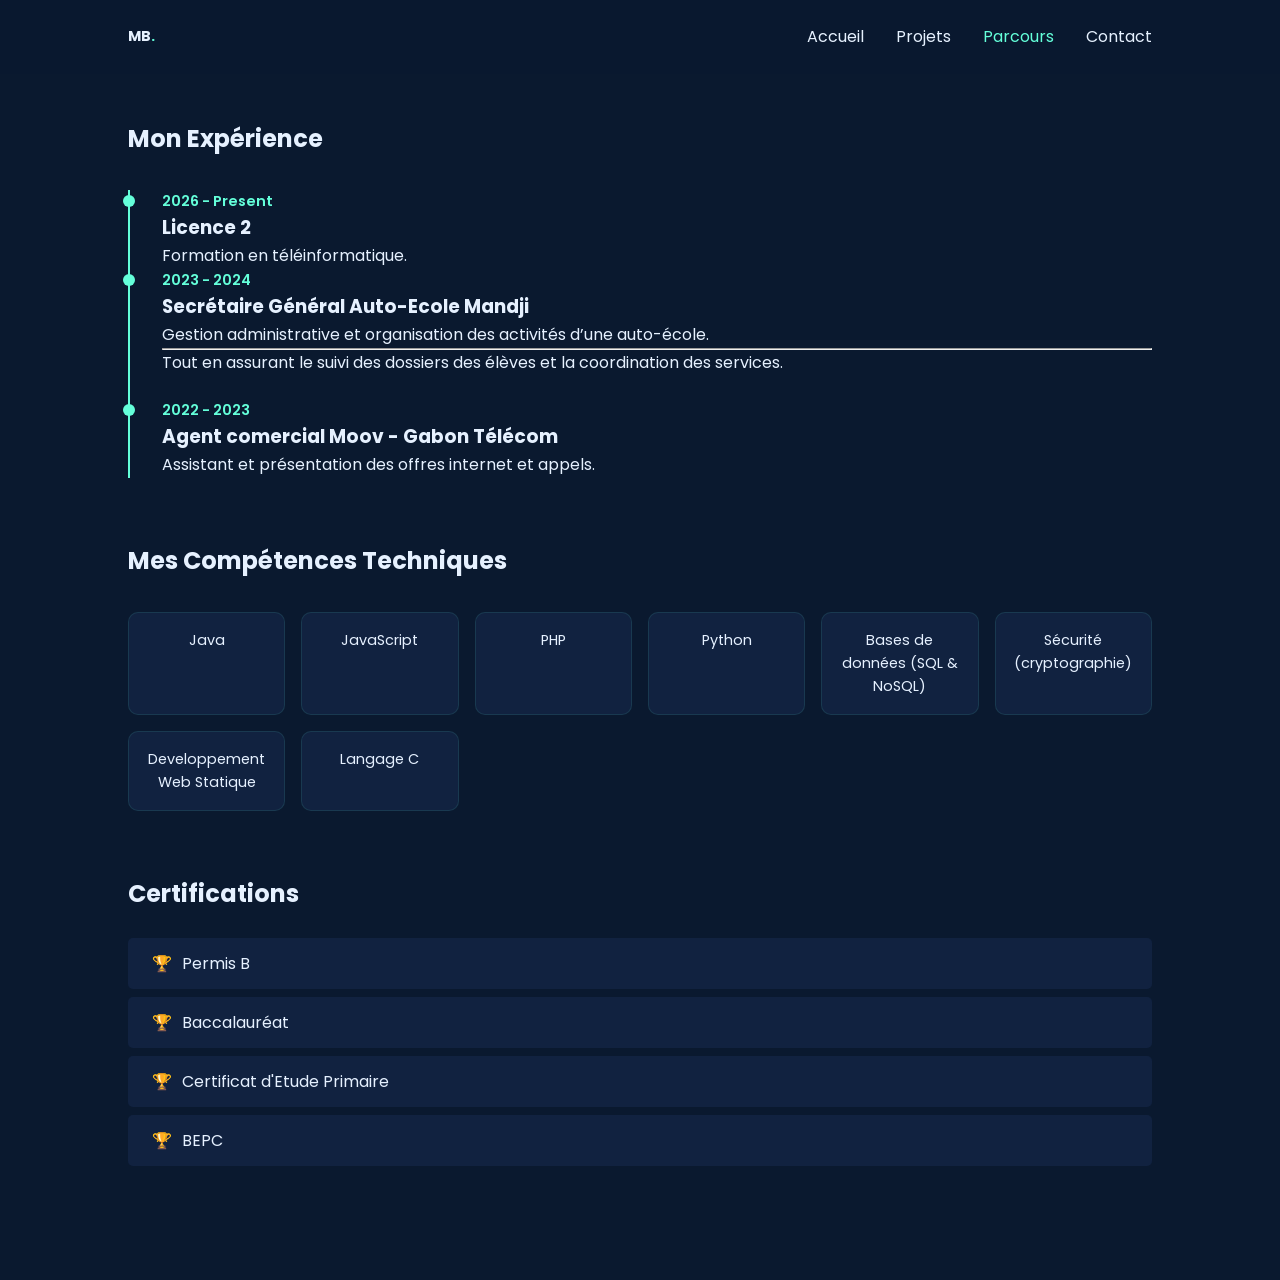
<file: portfolio/pages/parcours.html>
<!DOCTYPE html>
<html lang="fr">
<head>
    <meta charset="UTF-8">
    <meta name="viewport" content="width=device-width, initial-scale=1.0">
    <title>Mon Parcours | Moise Bienvenue</title>
    <link href="https://fonts.googleapis.com/css2?family=Poppins:wght@300;400;600&display=swap" rel="stylesheet">
    <link rel="stylesheet" href="../css/style.css">
</head>
<body>

    <header>
        <nav class="navbar">
            <div class="logo">MB<span>.</span></div>
            <ul class="nav-links">
                <li><a href="../index.html">Accueil</a></li>
                <li><a href="projets.html">Projets</a></li>
                <li><a href="parcours.html" class="active">Parcours</a></li>
                <li><a href="contact.html">Contact</a></li>
            </ul>
        </nav>
    </header>

    <main class="container">
        <section class="timeline-section">
            <h1>Mon <span>Expérience</span></h1>
            <div class="timeline">
                <div class="timeline-item">
                    <div class="date">2026 - Present</div>
                    <div class="content">
                        <h3>Licence 2</h3>
                        <p>Formation en téléinformatique.</p>
                    </div>

                <div class="timeline-item">
                    <div class="date">2023 - 2024</div>
                    <div class="content">
                        <h3>Secrétaire Général Auto-Ecole Mandji</h3>
                        <p>Gestion administrative et organisation des activités d’une auto-école.<hr>Tout en assurant le suivi des dossiers des élèves et la coordination des services.</p>
                    </div>
                </div>
                <div class="timeline-item">
                    <div class="date">2022 - 2023</div>
                    <div class="content">
                        <h3>Agent comercial Moov - Gabon Télécom</h3>
                        <p>Assistant et présentation des offres internet et appels.</p>
                    </div>
                </div>
            </div>
        </section>

        <section class="skills-section">
            <h2>Mes <span>Compétences</span> Techniques</h2>
            <div class="skills-grid">
                <div class="skill-card">Java</div>
                <div class="skill-card">JavaScript</div>
                <div class="skill-card">PHP</div>
                <div class="skill-card">Python</div>
                <div class="skill-card">Bases de données (SQL & NoSQL)</div>
                <div class="skill-card">Sécurité (cryptographie) </div>
                <div class="skill-card">Developpement Web Statique</div>
                <div class="skill-card">Langage C</div>
            </div>
        </section>

        <section class="certifs-section">
            <h2>Certifications</h2>
            <ul class="certifs-list">
                <li>Permis B</li>
                <li>Baccalauréat</li>
                <li>Certificat d'Etude Primaire</li>
                <li>BEPC</li>
            </ul>
        </section>
    </main>

</body>
</html>
</file>
<file: portfolio/css/style.css>
:root {
    --bg-dark: #0a192f;        /* Bleu nuit profond */
    --bg-accent: #112240;      /* Bleu légèrement plus clair pour les cartes */
    --text-main: #e6f1ff;      /* Blanc cassé pour le texte */
    --text-dim: #8892b0;       /* Gris-bleu pour les descriptions */
    --accent-color: #64ffda;   /* Couleur d'accent (turquoise ou rose selon ton choix) */
    --gradient: linear-gradient(135deg, #0a192f 0%, #172a45 100%);
}

/* 2. Reset et Base */
*{ 
    margin: 0;
    padding: 0;
    box-sizing: border-box;
    font-family: 'Poppins', sans-serif; 
}

body {
   
    margin: 0;
    display: flex;
    flex-direction: column;
    min-height: 100vh;
    background:var(--bg-dark)
    background-attachment fixed;
    color:var(--text-main);
    line-height: 1.6;
    overflow-x: hidden;
    background-color: #0a192f;
    color: #e6f1ff;

}

section {
    flex: 1;
}

header {
    padding: 1.5rem 10%;
    position: fixed;
    width: 100%;
    top: 0;
    background: rgba(10, 25, 47, 0.85);
    backdrop-filter: blur(10px);
    z-index: 1000;
}

.navbar {
    display: flex;
    justify-content: space-between;
    align-items: center;
}

.logo {
    font-size: 0.9rem;
    font-weight: 700;
}

.logo span { color: var(--accent-color); }

.nav-links {
    display: flex;
    list-style: none;
    gap: 2rem;
}

.nav-links a {
    text-decoration: none;
    color: var(--text-main);
    font-weight: 400;
    transition: color 0.3s;
}

.nav-links a:hover, .nav-links a.active {
    color: var(--accent-color);
}

.hero {
    height: 100vh;
    display: flex;
    align-items: center;
    padding: 0 10%;
    background: var(--gradient);
}

.hero-container {
    display: flex;
    align-items: center;
    gap: 4rem;
    width: 100%;
}

.hero-image img {
    width: 300px;
    height: 300px;
    border-radius: 50%;
    border: 4px solid var(--accent-color);
    object-fit: cover;
    box-shadow: 0 0 20px rgba(100, 255, 218, 0.2); /* Effet lumineux */
}

.hero-text h1 {
    font-size: 4rem;
    line-height: 1.1;
    margin-bottom: 1rem;
}

.hero-text span {
    color: var(--accent-color);
}

.hero-text h3 {
    color: var(--text-dim);
    margin-bottom: 1rem;
    letter-spacing: 2px;
}

.description {
    max-width: 600px;
    margin-bottom: 2rem;
    color: var(--text-dim);
}

.btn {
    padding: 0.8rem 1.5rem;
    border-radius: 5px;
    text-decoration: none;
    font-weight: 600;
    transition: 0.3s;
    display: inline-block;
}

.btn.primary {
    background: var(--accent-color);
    color: var(--bg-dark);
    margin-right: 1rem;
}

.btn.secondary {
    border: 1px solid var(--accent-color);
    color: var(--accent-color);
}

.btn:hover {
    transform: translateY(-3px);
    box-shadow: 0 5px 15px rgba(0,0,0,0.3);
}

@media (max-width: 768px) {
    .hero-container {
        flex-direction: column;
        text-align: center;
        padding-top: 20px;
    }

    .hero-text h1 { font-size: 2rem; }
    
    .nav-links { display: none; } 
}
/* --- Page Projets --- */
.container {
    padding: 120px 10% 50px; /* Espace pour le header fixe */
}

.projets-header {
    text-align: center;
    margin-bottom: 3rem;
}

/* Style de la barre de recherche */
.search-container {
    margin-top: 1.5rem;
}

.search-container input {
    width: 100%;
    max-width: 500px;
    padding: 0.8rem 1.5rem;
    border-radius: 25px;
    border: 1px solid var(--accent-color);
    background: var(--bg-accent);
    color: var(--text-main);
    outline: none;
}

/* Grille de projets (Flexbox/Grid) */
.projects-grid {
    display: grid;
    grid-template-columns: repeat(auto-fit, minmax(300px, 1fr)); /* Responsive automatique */
    gap: 2rem;
}

.project-card {
    background: var(--bg-accent);
    border-radius: 15px;
    padding: 1.5rem;
    transition: transform 0.3s ease;
    border-bottom: 3px solid transparent;
}

.project-card:hover {
    transform: translateY(-10px);
    border-color: var(--accent-color);
}

.tags {
    margin: 1rem 0;
}

.tags span {
    background: rgba(100, 255, 218, 0.1);
    color: var(--accent-color);
    padding: 0.2rem 0.8rem;
    border-radius: 15px;
    font-size: 0.8rem;
    margin-right: 5px;
}

.btn-link {
    color: var(--accent-color);
    text-decoration: none;
    font-size: 0.9rem;
    font-weight: 600;
}
/* --- Page Parcours --- */
.timeline-section, .skills-section, .certifs-section {
    margin-bottom: 4rem;
}

.timeline {
    border-left: 2px solid var(--accent-color);
    padding-left: 2rem;
    margin-top: 2rem;
}

.timeline-item {
    position: relative;
    margin-bottom: 1.5rem;
}

.timeline-item::before {
    content: '';
    position: absolute;
    left: -2.45rem;
    top: 5px;
    width: 12px;
    height: 12px;
    background: var(--accent-color);
    border-radius: 50%;
}

.timeline-item .date {
    font-weight: 600;
    color: var(--accent-color);
    font-size: 0.9rem;
}

/* Grille de compétences */
.skills-grid {
    display: grid;
    grid-template-columns: repeat(auto-fill, minmax(150px, 1fr));
    gap: 1rem;
    margin-top: 2rem;
}

.skill-card {
    background: var(--bg-accent);
    padding: 1rem;
    text-align: center;
    border-radius: 10px;
    font-size: 0.9rem;
    border: 1px solid rgba(100, 255, 218, 0.1);
    transition: 0.3s;
}

.skill-card:hover {
    background: rgba(100, 255, 218, 0.1);
    transform: scale(1.05);
}

.certifs-list {
    list-style: none;
    margin-top: 1.5rem;
}

.certifs-list li {
    background: var(--bg-accent);
    margin-bottom: 0.5rem;
    padding: 0.8rem 1.5rem;
    border-radius: 5px;
    display: flex;
    align-items: center;
}

.certifs-list li::before {
    content: '🏆';
    margin-right: 10px;
}
/* --- Page Contact --- */
.forms-wrapper {
    display: flex;
    gap: 4rem;
    margin-top: 2rem;
    flex-wrap: wrap; /* Pour le mobile */
}

.contact-form-section, .project-request-section {
    flex: 1;
    min-width: 300px;
    background: var(--bg-accent);
    padding: 2rem;
    border-radius: 15px;
}

.form-group {
    margin-bottom: 1.5rem;
    display: flex;
    flex-direction: column;
}

.form-group label {
    margin-bottom: 0.5rem;
    font-size: 0.9rem;
    color: var(--accent-color);
}

.form-group input, .form-group textarea, .form-group select {
    padding: 0.8rem;
    border-radius: 5px;
    border: 1px solid rgba(100, 255, 218, 0.2);
    background: var(--bg-dark);
    color: var(--text-main);
    font-size: 1rem;
}

.form-group input:focus, .form-group textarea:focus {
    outline: none;
    border-color: var(--accent-color);
}

.contact-info {
    margin-top: 4rem;
    text-align: center;
}

.info-card {
    display: inline-block;
    padding: 2rem;
    background: linear-gradient(135deg, rgba(100, 255, 218, 0.1) 0%, transparent 100%);
    border-radius: 15px;
    border: 1px solid rgba(100, 255, 218, 0.1);
}
</file>
